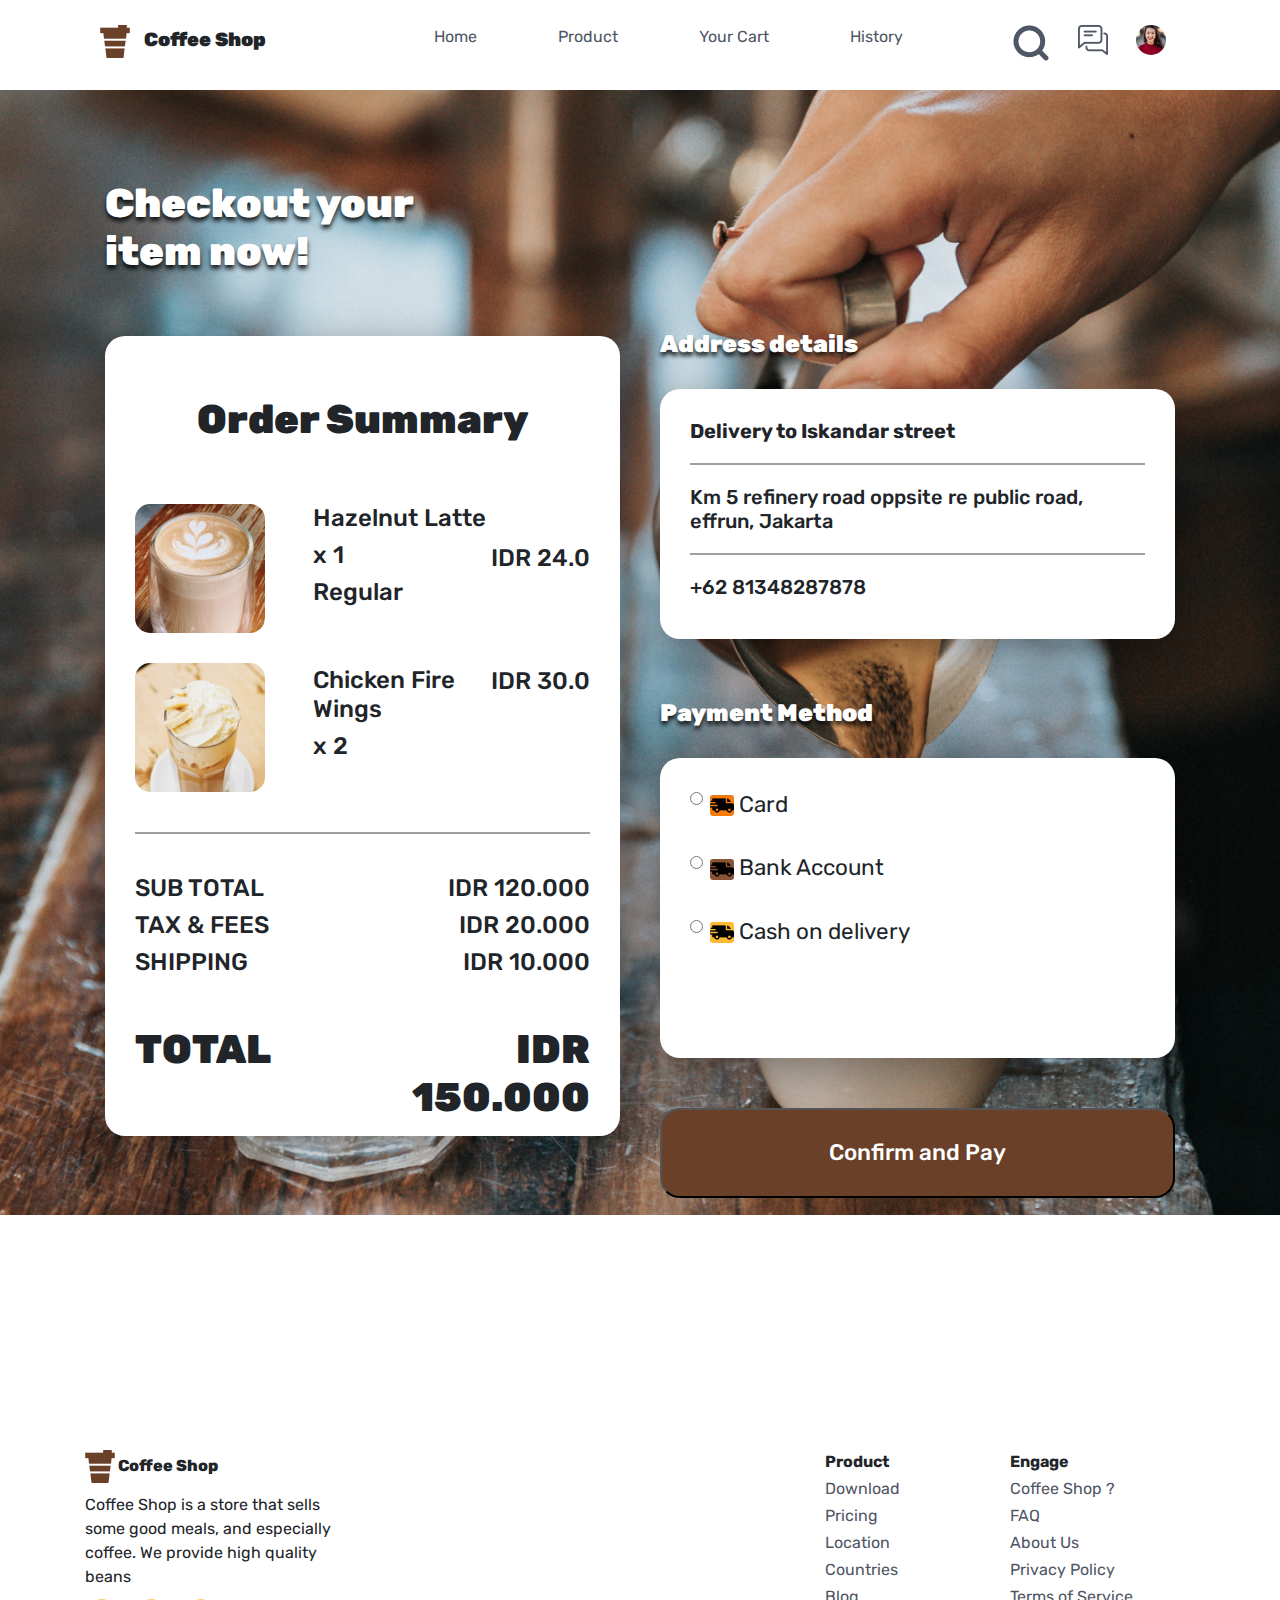
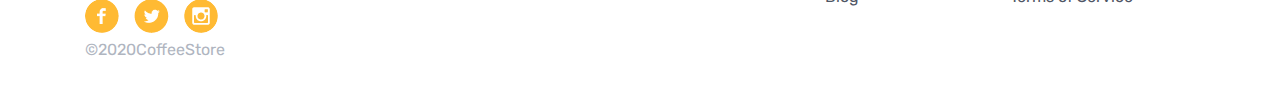
<file: payment.html>
<!DOCTYPE html>
<html lang="en">
<head>
    <meta charset="UTF-8">
    <meta name="viewport" content="width=device-width, initial-scale=1.0">
    <title>Coffee Shop</title>
    <link rel="stylesheet" href="payment.css">
    <link href="/css/bootstrap.css" rel="stylesheet">
</head>
<body>
    <!-- =========== HEADER ========================================= -->
    <header>
        <div class="container">
            <div class="header-logo"><img style="padding-right: 10px;"src="coffee1.png">
                Coffee Shop
            </div>
            <div class="header-menu">
                
                    <li><a href="#">Home</a></li>
                    <li><a href="product.html">Product</a></li>
                    <li><a href="payment.html">Your Cart</a></li>
                    <li><a href="history.html">History</a></li>
                
            </div>
            <div class="header-icon">
                <div><a href="#"><img src="Vector.png" alt=""></img></a></div>
                <div><a href="#"><img src="chat.png" alt=""></img></a></div>
                <div><a href="user-profile.html" ><img src="prof.png" alt="" style="border-radius: 50%;"></img></a></div>
            </div>
        </div>
        <!-- <div class="line"></div> -->
    </header>
    <!-- =========== CONTENT PAYMENT ========================================= -->
    <main>
        <div class="container">
            <div class="box-payment">
                <div class="box-payment-left">
                    <h1 style="padding-right: 120px; margin-top: 50px; font-weight: 900; text-shadow: 0px 4px 4px rgba(0, 0, 0, 0.8); color: #ffff;">Checkout your item now!</h1>
                    <div class="order-summary">
                        <h1 style="margin-bottom: 60px; font-weight: 900;">Order Summary</h1>
                        <div class="order-summary-atas">
                            <div class="order-summary-atas1">
                                <img style="margin-bottom: 30px; border-radius: 15px;" src="hazelnut.png">
                                <img style="border-radius: 15px;" src="float.png">
                            </div>
                            <div class="order-summary-atas2">
                                <h4>Hazelnut Latte</h4>
                                <h4>x 1</h4>
                                <h4>Regular</h4>
                                <h4 style="margin-top: 60px;">Chicken Fire Wings</h4>
                                <h4>x 2</h4>
                            </div>
                            <div class="order-summary-atas3">
                                <h4 style="margin-top: 40px;">IDR 24.0</h4>
                                <h4 style="margin-top: 94px;">IDR 30.0</h4>
                            </div>
                        </div>
                        <div class="line-4"></div>
                        <div class="order-summary-bawah">
                            <div class="rata-kiri">
                                <h4>SUB TOTAL</h4>
                                <h4>TAX & FEES</h4>
                                <h4>SHIPPING</h4>
                                <h1 style="margin-top: 50px; font-weight: 900;">TOTAL</h1>
                            </div>
                            <div class="rata-kanan">
                                <h4>IDR 120.000</h4>
                                <h4>IDR 20.000</h4>
                                <h4>IDR 10.000</h4>
                                <h1 style="margin-top: 50px; font-weight: 900;">IDR 150.000</h1>
                            </div>
                        </div>
                    </div>
                </div>
                <div class="box-payment-right">
                    <h4 style="margin-top: 200px; margin-bottom: 30px; color: #ffff; font-weight: 900; text-shadow: 0px 4px 4px rgba(0, 0, 0, 0.8);">Address details</h4>
                    <div class="box-payment1">
                        <h5 style="font-weight: 700;">Delivery to Iskandar street</h5>
                        <div class="line-5"></div>
                        <h5>Km 5 refinery road oppsite re public road, effrun, Jakarta</h5>
                        <div class="line-5"></div>
                        <h5>+62 81348287878</h5>
                    </div>
                    <h4 style="margin-top: 60px; margin-bottom: 30px; color: #ffff; font-weight: 900; text-shadow: 0px 4px 4px rgba(0, 0, 0, 0.8);">Payment Method</h4>
                    <div class="box-payment2">
                        <div class="form-check">
                            <input class="form-check-input" type="radio" name="exampleRadios" id="exampleRadios2" value="option2">
                            <label class="form-check-label" for="exampleRadios2">
                                <img style="background-color: #F47B0A; border-radius: 3px;" src="delivery.png" alt="">
                                Card
                            </label>
                          </div>
                          <div class="form-check">
                            <input class="form-check-input" type="radio" name="exampleRadios" id="exampleRadios2" value="option2">
                            <label class="form-check-label" for="exampleRadios2">
                                <img style="background-color: #895537; border-radius: 3px;" src="delivery.png" alt="">
                                Bank Account
                            </label>
                          </div>
                          <div class="form-check">
                            <input class="form-check-input" type="radio" name="exampleRadios" id="exampleRadios2" value="option2">
                            <label class="form-check-label" for="exampleRadios2">
                                <img style="background-color: #FFBA33; border-radius: 3px;" src="delivery.png" alt="">
                                Cash on delivery
                            </label>
                          </div>
                    </div>
                    <button style="font-size: 1.4em; font-weight: 500; background-color: #6A4029; color: #ffff; border-radius: 20px; margin-top: 50px; width: 100%; height: 90px;">Confirm and Pay</button>
                </div>
            </div>
        </div>
        
    </main>
    <!-- =========== FOOTER ========================================= -->
    <footer>
        <div class="container">
            <div class="footer-content">
                <div class="footer-portfolio">
                    <div style="font-weight: 800;" class="company-icon">
                        <img src="coffee1.png" alt="coffee">
                        Coffee Shop
                    </div>
                    <div class="company-profile">
                        Coffee Shop is a store that sells some good meals, and especially coffee. We provide high quality beans
                    </div>
                    <div class="footer-socmed">
                        <div style="padding-right: 15px;"><a href="#" ><img src="fb.png" alt="" style="border-radius: 50%;"></img></a></div>
                        <div style="padding-right: 15px;"><a href="#" ><img src="tweet.png" alt="" style="border-radius: 50%;"></img></a></div>
                        <div><a href="#" ><img src="ig.png" alt="" style="border-radius: 50%;"></img></a></div>
                    </div>
                    <p style="padding-top: 5px; color: #AFB5C0;">©2020CoffeeStore</p>
                
                </div>
                <div class="footer-product"> <strong>Product</strong> 
                    <li><a href="#">Download</a></li>
                    <li><a href="#">Pricing</a></li>
                    <li><a href="#">Location</a></li>
                    <li><a href="#">Countries</a></li>
                    <li><a href="#">Blog</a></li>
                </div>
                <div class="footer-engage"> <strong>Engage</strong> 
                    <li><a href="#">Coffee Shop ?</a></li>
                    <li><a href="#">FAQ</a></li>
                    <li><a href="#">About Us</a></li>
                    <li><a href="#">Privacy Policy</a></li>
                    <li><a href="#">Terms of Service</a></li>
                </div>
            </div>
        </div>
    </footer>

    <script src="https://code.jquery.com/jquery-3.5.1.slim.min.js" integrity="sha384-DfXdz2htPH0lsSSs5nCTpuj/zy4C+OGpamoFVy38MVBnE+IbbVYUew+OrCXaRkfj" crossorigin="anonymous"></script>
    <script src="https://cdn.jsdelivr.net/npm/bootstrap@4.5.3/dist/js/bootstrap.bundle.min.js" integrity="sha384-ho+j7jyWK8fNQe+A12Hb8AhRq26LrZ/JpcUGGOn+Y7RsweNrtN/tE3MoK7ZeZDyx" crossorigin="anonymous"></script>
</body>
</html>
</file>
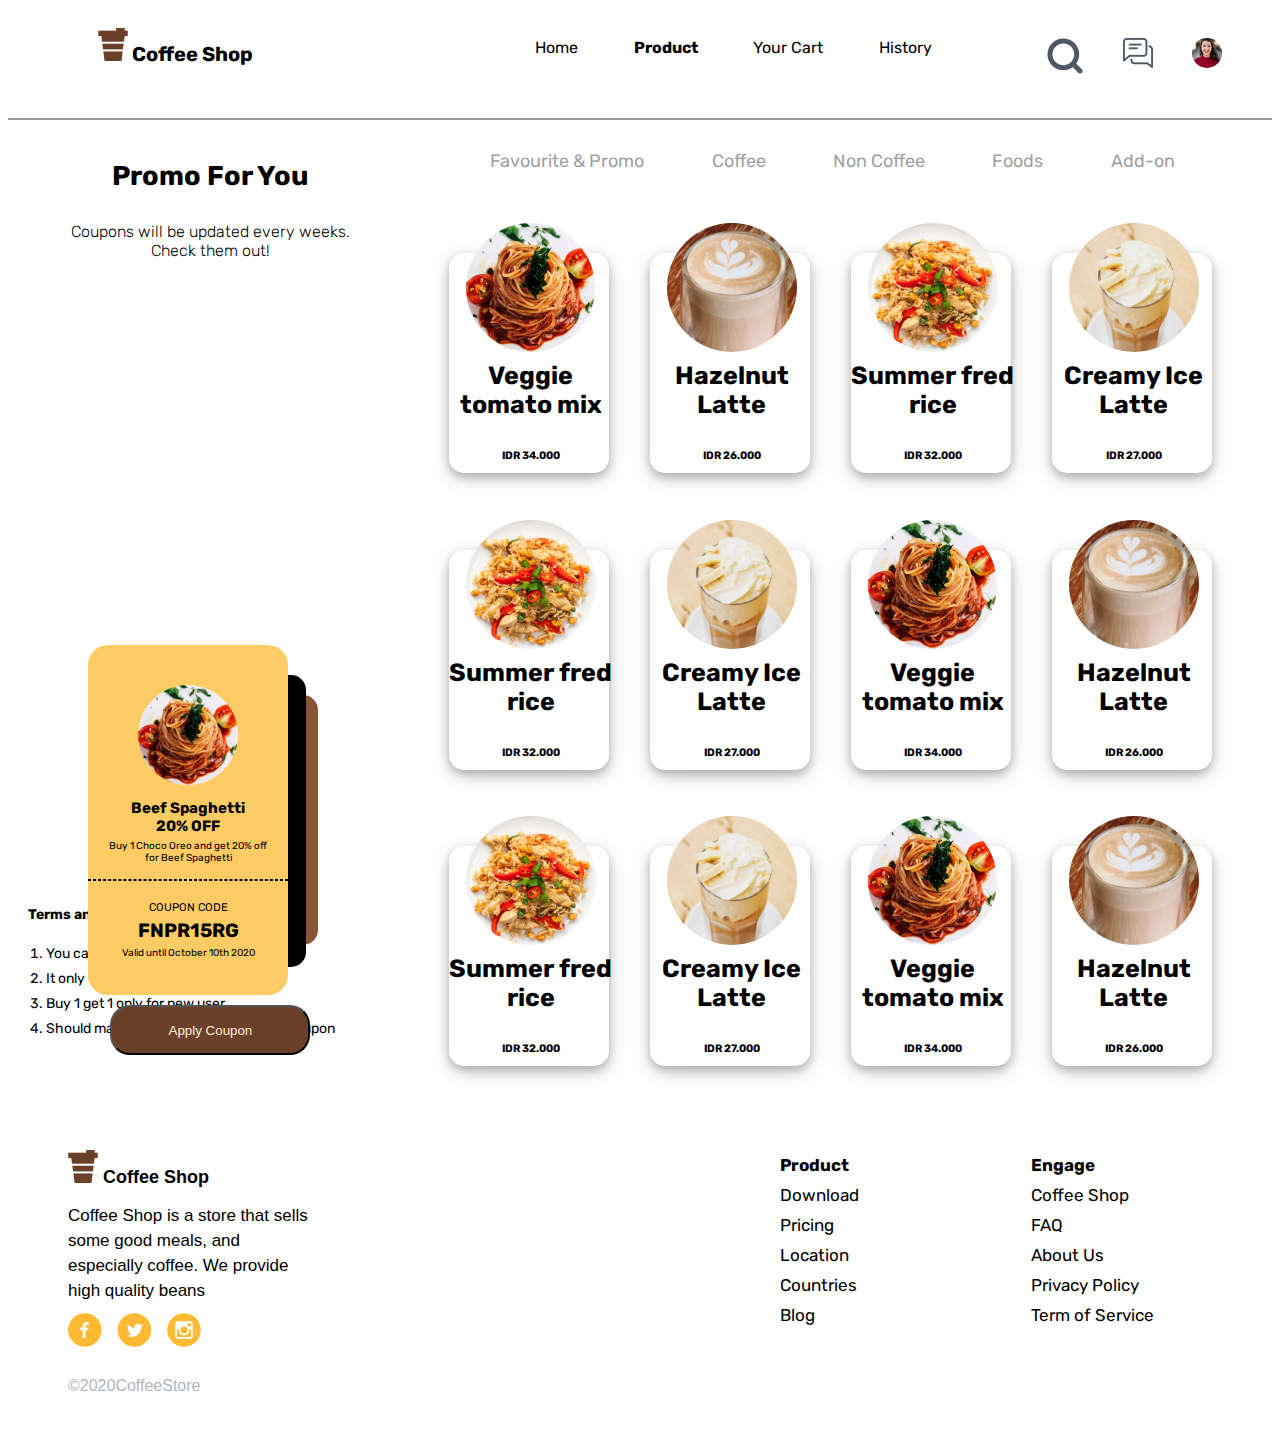
<file: product.html>
<!DOCTYPE html>
<html lang="en">
<head>
    <meta charset="UTF-8">
    <meta name="viewport" content="width=device-width, initial-scale=1.0">
    <title>Coffee Shop</title>
    <link rel="stylesheet" href="style.css">
    <link rel="stylesheet" href="https://cdn.jsdelivr.net/npm/bootstrap@4.5.3/dist/css/bootstrap.min.css" integrity="sha384-TX8t27EcRE3e/ihU7zmQxVncDAy5uIKz4rEkgIXeMed4M0jlfIDPvg6uqKI2xXr2" crossorigin="anonymous">
    </head>
<body>
    <div class="container">
        <div class="header">
            <div class="logo"><img src="coffee1.png" alt="coffee">
                Coffee Shop
            </div>
            <div class="menu">
                <div class="home">Home</div>
                <div style="font-weight: bolder;"class="product">Product</div>
                <div class="your-cart">Your Cart</div>
                <div class="history">History</div>
            </div>
            <div class="icon">
                <div><a href="#"><img src="Vector.png" alt=""></img></a></div>
                <div><a href="#"><img src="chat.png" alt=""></img></a></div>
                <div><a href="user-profile.html" ><img src="prof.png" alt="" style="border-radius: 50%;"></img></a></div>
            </div>
        </div>
        <div class="line"></div>
        <div class="box2">
            <div class="box2a">
                <div class="box2a1">
                    <div class="promo-header">
                        Promo For You
                    </div>
                    <div style="font-weight: lighter;">Coupons will be updated every weeks. <br>Check them out!</div>
                </div>
                <div class="box2a2">
                    <div class="coupon-back1"></div>
                    <div class="coupon-back2"></div>
                    <div class="coupon">
                        <img style="margin-top: 40px; width: 100px; border-radius: 200px;"src="mie.png" alt="">
                        <div class="coupon-title">Beef Spaghetti <br>20% OFF</div>
                        <div class="coupon-desc">Buy 1 Choco Oreo and get 20% off for Beef Spaghetti</div>
                        <div class="coupon-line"></div>
                        <div class="coupon-code">COUPON CODE</div>
                        <div class="coupon-code2">FNPR15RG</div>
                        <div class="coupon-desc">Valid until October 10th 2020</div>
                    </div>
                    <div class="promo-button">
                        <button>Apply Coupon</button>
                    </div>
                </div>
                <div style="font-weight: bold;"class="box2a3">Terms and Condition
                    <ul style="font-weight: normal; list-style-type: decimal; padding-left: 18px;">
                        <li>You can only apply 1 coupon per day</li>
                        <li>It only for dine in</li>
                        <li>Buy 1 get 1 only for new user</li>
                        <li>Should make remember card to apply coupon</li>
                    </ul>
                </div>
            </div>
            <div class="box2b">
                <div class="box2b1">
                    <div class="favourite">Favourite & Promo</div>
                    <div class="coffee">Coffee</div>
                    <div class="non-coffee">Non Coffee</div>
                    <div class="foods">Foods</div>
                    <div class="addon">Add-on</div>
                </div>
                <div class="box2b2">
                    <div style="text-align: center;"class="product-box">
                        <div class="square"></div>
                        <div class="image"><img style="border-radius: 50%;"src="mie.png">
                            <div style="font-weight: bold; font-size: 25px; padding: 5px 5px; ">Veggie tomato mix</div>
                            <h6>IDR 34.000</h6>
                        </div>  
                    </div>
                    <div style="text-align: center;"class="product-box">
                        <div class="square"></div>
                        <div class="image"><img style="border-radius: 50%;"src="hazelnut.png">
                            <div style="font-weight: bold; font-size: 25px; padding: 5px 5px; ">Hazelnut Latte</div>
                            <h6>IDR 26.000</h6>
                        </div>  
                    </div>
                    <div style="text-align: center;"class="product-box">
                        <div class="square"></div>
                        <div class="image"><img style="border-radius: 50%;"src="rice.png">
                            <div style="font-weight: bold; font-size: 25px; padding: 5px 5px; ">Summer fred rice</div>
                            <h6>IDR 32.000</h6>
                        </div>  
                    </div>
                    <div style="text-align: center;"class="product-box">
                        <div class="square"></div>
                        <div class="image"><img style="border-radius: 50%;"src="float.png">
                            <div style="font-weight: bold; font-size: 25px; padding: 5px 5px; ">Creamy Ice Latte</div>
                            <h6>IDR 27.000</h6>
                        </div>  
                    </div>
                    <div style="text-align: center;"class="product-box">
                        <div class="square"></div>
                        <div class="image"><img style="border-radius: 50%;"src="rice.png">
                            <div style="font-weight: bold; font-size: 25px; padding: 5px 5px; ">Summer fred rice</div>
                            <h6>IDR 32.000</h6>
                        </div>  
                    </div>
                    <div style="text-align: center;"class="product-box">
                        <div class="square"></div>
                        <div class="image"><img style="border-radius: 50%;"src="float.png">
                            <div style="font-weight: bold; font-size: 25px; padding: 5px 5px; ">Creamy Ice Latte</div>
                            <h6>IDR 27.000</h6>
                        </div>  
                    </div>
                    <div style="text-align: center;"class="product-box">
                        <div class="square"></div>
                        <div class="image"><img style="border-radius: 50%;"src="mie.png">
                            <div style="font-weight: bold; font-size: 25px; padding: 5px 5px; ">Veggie tomato mix</div>
                            <h6>IDR 34.000</h6>
                        </div>  
                    </div>
                    <div style="text-align: center;"class="product-box">
                        <div class="square"></div>
                        <div class="image"><img style="border-radius: 50%;"src="hazelnut.png">
                            <div style="font-weight: bold; font-size: 25px; padding: 5px 5px; ">Hazelnut Latte</div>
                            <h6>IDR 26.000</h6>
                        </div>  
                    </div>
                    <div style="text-align: center;"class="product-box">
                        <div class="square"></div>
                        <div class="image"><img style="border-radius: 50%;"src="rice.png">
                            <div style="font-weight: bold; font-size: 25px; padding: 5px 5px; ">Summer fred rice</div>
                            <h6>IDR 32.000</h6>
                        </div>  
                    </div>
                    <div style="text-align: center;"class="product-box">
                        <div class="square"></div>
                        <div class="image"><img style="border-radius: 50%;"src="float.png">
                            <div style="font-weight: bold; font-size: 25px; padding: 5px 5px; ">Creamy Ice Latte</div>
                            <h6>IDR 27.000</h6>
                        </div>  
                    </div>
                    <div style="text-align: center;"class="product-box">
                        <div class="square"></div>
                        <div class="image"><img style="border-radius: 50%;"src="mie.png">
                            <div style="font-weight: bold; font-size: 25px; padding: 5px 5px; ">Veggie tomato mix</div>
                            <h6>IDR 34.000</h6>
                        </div>  
                    </div>
                    <div style="text-align: center;"class="product-box">
                        <div class="square"></div>
                        <div class="image"><img style="border-radius: 50%;"src="hazelnut.png">
                            <div style="font-weight: bold; font-size: 25px; padding: 5px 5px; ">Hazelnut Latte</div>
                            <h6>IDR 26.000</h6>
                        </div>  
                    </div>
                </div>
            </div>
        </div>
        <div class="footer">
            <div class="box3a">
                <div class="company-icon">
                    <img src="coffee1.png" alt="coffee">
                    Coffee Shop
                </div>
                <div class="company-profile">
                    Coffee Shop is a store that sells some good meals, and especially coffee. We provide high quality beans
                </div>
                <div class="icon-social">
                    <div style="padding-right: 15px;"><a href="#" ><img src="fb.png" alt="" style="border-radius: 50%;"></img></a></div>
                    <div style="padding-right: 15px;"><a href="#" ><img src="tweet.png" alt="" style="border-radius: 50%;"></img></a></div>
                    <div><a href="#" ><img src="ig.png" alt="" style="border-radius: 50%;"></img></a></div>
                </div>
                <p style="color: #AFB5C0;">©2020CoffeeStore</p>
            </div>
            <div style="font-weight: bold;"class="box3b">Product
                <div style="font-weight: normal;">
                    <div class="download">Download</div>
                    <div class="pricing">Pricing</div>
                    <div class="location">Location</div>
                    <div class="countries">Countries</div>
                    <div class="Blog">Blog</div>
                </div>
            </div>

            <div style="font-weight: bold;" class="box3c">Engage
                <div style="font-weight: normal;">
                    <div class="download">Coffee Shop</div>
                    <div class="pricing">FAQ</div>
                    <div class="location">About Us</div>
                    <div class="countries">Privacy Policy</div>
                    <div class="Blog">Term of Service</div>
                </div>
            </div>
        </div>
    </div>

    <script src="https://code.jquery.com/jquery-3.5.1.slim.min.js" integrity="sha384-DfXdz2htPH0lsSSs5nCTpuj/zy4C+OGpamoFVy38MVBnE+IbbVYUew+OrCXaRkfj" crossorigin="anonymous"></script>
    <script src="https://cdn.jsdelivr.net/npm/bootstrap@4.5.3/dist/js/bootstrap.bundle.min.js" integrity="sha384-ho+j7jyWK8fNQe+A12Hb8AhRq26LrZ/JpcUGGOn+Y7RsweNrtN/tE3MoK7ZeZDyx" crossorigin="anonymous"></script>
</body>
</html>
</file>
<file: payment.css>
/* font selector */
@import url("https://fonts.googleapis.com/css2?family=Rubik&display=swap");
@import url("https://fonts.googleapis.com/css2?family=Poppins:wght@300;400&display=swap");

/* Color Selector
orange: #FFBA33
brown: #6A4029
grey: #4F5665
strong-grey: #0B132A
transparent-grey: #9F9F9F
white: #FFFFFF
black: #000000
copyright: #AFB5C0
*/

/* ========== HEADER ======================== */

header {
  /* border: 0.5px solid #9f9f9f; */
  padding: 10px;
  display: flex;
  height: 90px;
  font-family: "Rubik", sans-serif;
  justify-content: space-between;
}
header .container {
  display: flex;
  height: 70px;
}
.header-logo {
  padding-top: 15px;
  padding-left: 15px;
  justify-content: space-evenly;
  font-weight: 900;
  font-size: 1.2em;
  flex: 1.2;
}
.header-menu {
  display: flex;
  justify-content: space-evenly;
  flex: 3;
  /* border: 2px solid black; */
}
.header-icon {
  justify-content: space-evenly;
  padding-top: 15px;
  display: flex;
  flex: 1;
}
.line {
  height: 0px;
  border: 0.5px solid #9f9f9f;
}
.line-2 {
  height: 0px;
  border: 0.5px solid black;
}
.line-3 {
  height: 20px;
  background-color: #6a4029;
  border-radius: 0px 0px 20px 20px;
  /* border: 9px solid #6a4029; */
}
.line-4 {
  margin-top: 40px;
  margin-bottom: 40px;
  height: 0px;
  border: 0.5px solid #9f9f9f;
}
.line-5 {
  margin-top: 20px;
  margin-bottom: 20px;
  height: 0px;
  border: 0.5px solid #9f9f9f;
}
.header-menu ul {
  display: flex;
  margin-left: 0;
  width: 80%;
  height: 100%;
  justify-content: space-evenly;
  /* border: 2px solid rgb(145, 24, 24); */
}
.header-menu li {
  list-style: none;
  padding-top: 15px;
  text-decoration: none;
  color: #4f5665;
  text-align: center;
  text-decoration-color: #4f5665;
  /* border: 2px solid rgb(12, 160, 135); */
}
li a {
  text-decoration: none;
  color: #4f5665;
  /* border: 2px solid black; */
}
li a:hover {
  text-decoration: none;
  color: #6a4029;
  font-weight: 900;
}
/* ========== CONTENT ======================== */
main {
  background: url(coffee-bg2.png);
  background-repeat: no-repeat;
  background-size: 100% auto;
  font-family: "Rubik";
}
.box-payment {
  height: 1300px;
  /* border: 3px solid blanchedalmond; */
  display: flex;
}
.box-payment-left {
  flex: 1;
  margin: 40px 20px;
  /* border: 3px solid blanchedalmond; */
}
.box-payment-right {
  flex: 1;
  margin: 40px 20px;
  /* border: 3px solid blanchedalmond; */
}
.box-payment1 {
  padding: 30px 30px;
  box-shadow: 0px 10px 40px rgba(0, 0, 0, 0.35);
  background-color: #ffff;
  border-radius: 20px;
  height: 250px;
}
.box-payment2 {
  padding: 30px 30px;
  box-shadow: 0px 10px 40px rgba(0, 0, 0, 0.35);
  background-color: #ffff;
  border-radius: 20px;
  height: 300px;
}
.form-check {
  font-size: 1.4em;
  margin-bottom: 30px;
}
.order-summary {
  margin-top: 60px;
  padding: 60px 30px;
  text-align: center;
  box-shadow: 0px 10px 40px rgba(0, 0, 0, 0.35);
  background-color: #ffff;
  border-radius: 20px;
  height: 800px;
}
.order-summary-atas {
  text-align: left;
  display: flex;
}
.order-summary-atas1 {
  flex: 1;
}
.order-summary-atas2 {
  flex: 3;
}
.order-summary-atas2 {
  flex: 1;
}
.order-summary-bawah {
  display: flex;
}
.rata-kanan {
  text-align: right;
  flex: 1.3;
}
.rata-kiri {
  text-align: left;
  flex: 1;
}
/* ========== FOOTER ======================== */
footer {
  font-family: "Rubik";
}
.footer-content {
  height: 300px;
  padding-top: 30px;
  /* border: 2px solid black; */
  display: flex;
}
.footer-portfolio {
  padding-top: 30px;
  /* border: 2px solid black; */
  flex: 4;
}
.company-icon {
  padding-bottom: 10px;
}
.company-profile {
  max-width: 270px;
  line-height: 24px;
  margin-bottom: 10px;
}
.footer-socmed {
  display: flex;
}
.footer-product {
  /* border: 2px solid black; */
  flex: 1;
  padding-top: 30px;
}
.footer-engage {
  /* border: 2px solid black; */
  flex: 1;
  padding-top: 30px;
}
.footer-product li {
  list-style: none;
  padding-top: 3px;
  text-decoration: none;
  /* border: 2px solid black; */
}
.footer-engage li {
  list-style: none;
  padding-top: 3px;
  text-decoration: none;
  /* border: 2px solid black; */
}

@media (max-width: 768px) {
  header {
    height: 150px;
  }
  header .container {
    padding-top: 0px;
    flex-direction: column;
    height: 100px;
  }
  .footer-content {
    flex-direction: column;
  }
  .header-logo {
    padding-top: 0px;
    padding-left: 150px;
  }
  .header-icon {
    padding-top: 15px;
  }
  main {
    background-size: auto auto;
  }
  .box-payment {
    flex-direction: column;
    height: auto;
  }
}
</file>
<file: style.css>
/* selector universal */
@import url("https://fonts.googleapis.com/css2?family=Yellowtail&display=swap");
@import url("https://fonts.googleapis.com/css2?family=Rubik&display=swap");
@import url("https://fonts.googleapis.com/css2?family=Poppins:wght@300;400&display=swap");
/* 
* {
  margin: 0px !important;
  padding: 0px !important;
} */

.container {
  padding: 0 !important;
  /* margin: 0 !important; */
}

.header {
  /* border: 0.5px solid #9f9f9f; */
  padding: 10px;
  display: flex;
  height: 90px;
  font-family: "Rubik", sans-serif;
  justify-content: space-between;
}
.line {
  height: 0px;
  border: 0.5px solid #9f9f9f;
}
.logo {
  font-weight: bold;
  font-size: 20px;
  padding-left: 80px;
  padding-top: 10px;
  flex: 1.5;
}
.menu {
  display: flex;
  margin: 20px;
  margin-left: 0px;
  justify-content: space-evenly;
  flex-direction: row;
  flex: 2;
}
.home:hover,
.product:hover,
.your-cart:hover,
.history:hover {
  font-weight: bold;
  border-bottom: 3px solid black;
}
.icon {
  padding-top: 5px;
  margin-top: 15px;
  display: flex;
  flex-direction: row;
  justify-content: space-evenly;
  flex: 1;
}
.box2 {
  padding: 10px;
  /* border: 3px solid black; */
  display: flex;
  height: 1000px;
  font-family: "Rubik", sans-serif;
}
.box2a {
  /* border: 3px solid black; */
  padding: 10px;
  display: flex;
  flex: 1;
  flex-direction: column;
}
.box2a1 {
  /* border: 3px solid black; */
  flex: 1;
  text-align: center;
}
.promo-header {
  padding-top: 20px;
  padding-bottom: 30px;
  font-size: 1.7em;
  font-weight: bold;
}
.box2a2 {
  text-align: center;
  align-content: center;
  /* border: 3px solid black; */
  flex: 2.5;
  position: relative;
}
.coupon {
  position: absolute;
  margin-left: 60px;
  margin-top: 40px;
  margin-bottom: 40px;
  width: 200px;
  height: 350px;
  border-radius: 20px;
  background-color: #ffcb65;
}
.coupon-back2 {
  position: absolute;
  width: 218px;
  height: 292px;
  background-color: black;
  margin-top: 70px;
  left: 60px;
  border-radius: 15px;
}
.coupon-back1 {
  position: absolute;
  background-color: #895537;
  width: 200px;
  height: 250px;
  margin-top: 90px;
  left: 90px;
  border-radius: 15px;
}
.coupon-title {
  padding-top: 10px;
  font-size: 15px;
  font-weight: bolder;
}
.coupon-desc {
  font-size: 10px;
  padding: 5px 15px 15px 15px;
}
.coupon-line {
  height: 0px;
  border: 0.2px solid black;
  border-style: dashed;
}
.coupon-code {
  padding-top: 20px;
  font-size: 0.7em;
}
.coupon-code2 {
  padding-top: 5px;
  font-size: 1.2em;
  font-weight: bold;
}
.promo-button button {
  position: relative;
  top: 400px;
  width: 200px;
  height: 50px;
  border-radius: 20px;
  color: antiquewhite;
  background-color: #6a4029;
}
.box2a3 {
  font-size: 14px;
  line-height: 25px;
  /* border: 3px solid black; */
  flex: 1;
}
.box2b {
  padding: 10px;
  display: flex;
  flex-direction: column;
  flex: 2.3;
}
.box2b1 {
  font-family: "Rubik", sans-serif;
  color: #9f9f9f;
  height: 50px;
  padding: 10px;
  display: flex;
  justify-content: space-evenly;
  font-size: 18px;
}
.favourite:hover,
.coffee:hover,
.non-coffee:hover,
.foods:hover,
.addon:hover {
  color: black;
  font-weight: bold;
  border-bottom: 3px solid black;
}
.box2b2 {
  /* border: 3px solid black; */
  padding: 10px;
  display: flex;
  justify-content: space-evenly;
  flex-wrap: wrap;
  flex: 1;
}

.product-box {
  position: relative;
  top: 0px;
  left: 0px;
  border: 3px solid white;
  width: 180px;
  height: 260px;
}
.image {
  position: relative;
  border-radius: 50%;
}
.product-box .square {
  position: absolute;
  margin-left: 8px;
  margin-top: 30px;
  width: 160px;
  height: 220px;
  background-color: #ffffff;
  box-shadow: 0 4px 8px 0 rgba(0, 0, 0, 0.2), 0 6px 20px 0 rgba(0, 0, 0, 0.19);
  border-radius: 15px;
}
.footer {
  font-family: "Rubic", sans-serif;
  padding-left: 50px;
  display: flex;
  height: 300px;
}
.box3a {
  padding: 10px;
  flex: 3;
}
.company-icon {
  padding-bottom: 15px;
  font-weight: bold;
  font-size: 18px;
}
.company-profile {
  font-size: 17px;
  line-height: 25px;
  width: 250px;
}
.icon-social {
  padding-top: 10px;
  padding-bottom: 10px;
  display: flex;
  flex-direction: row;
}
.box3b,
.box3c {
  font-family: "Rubik", sans-serif;
  padding: 10px;
  flex: 1;
  font-size: 17px;
  line-height: 30px;
}
</file>
